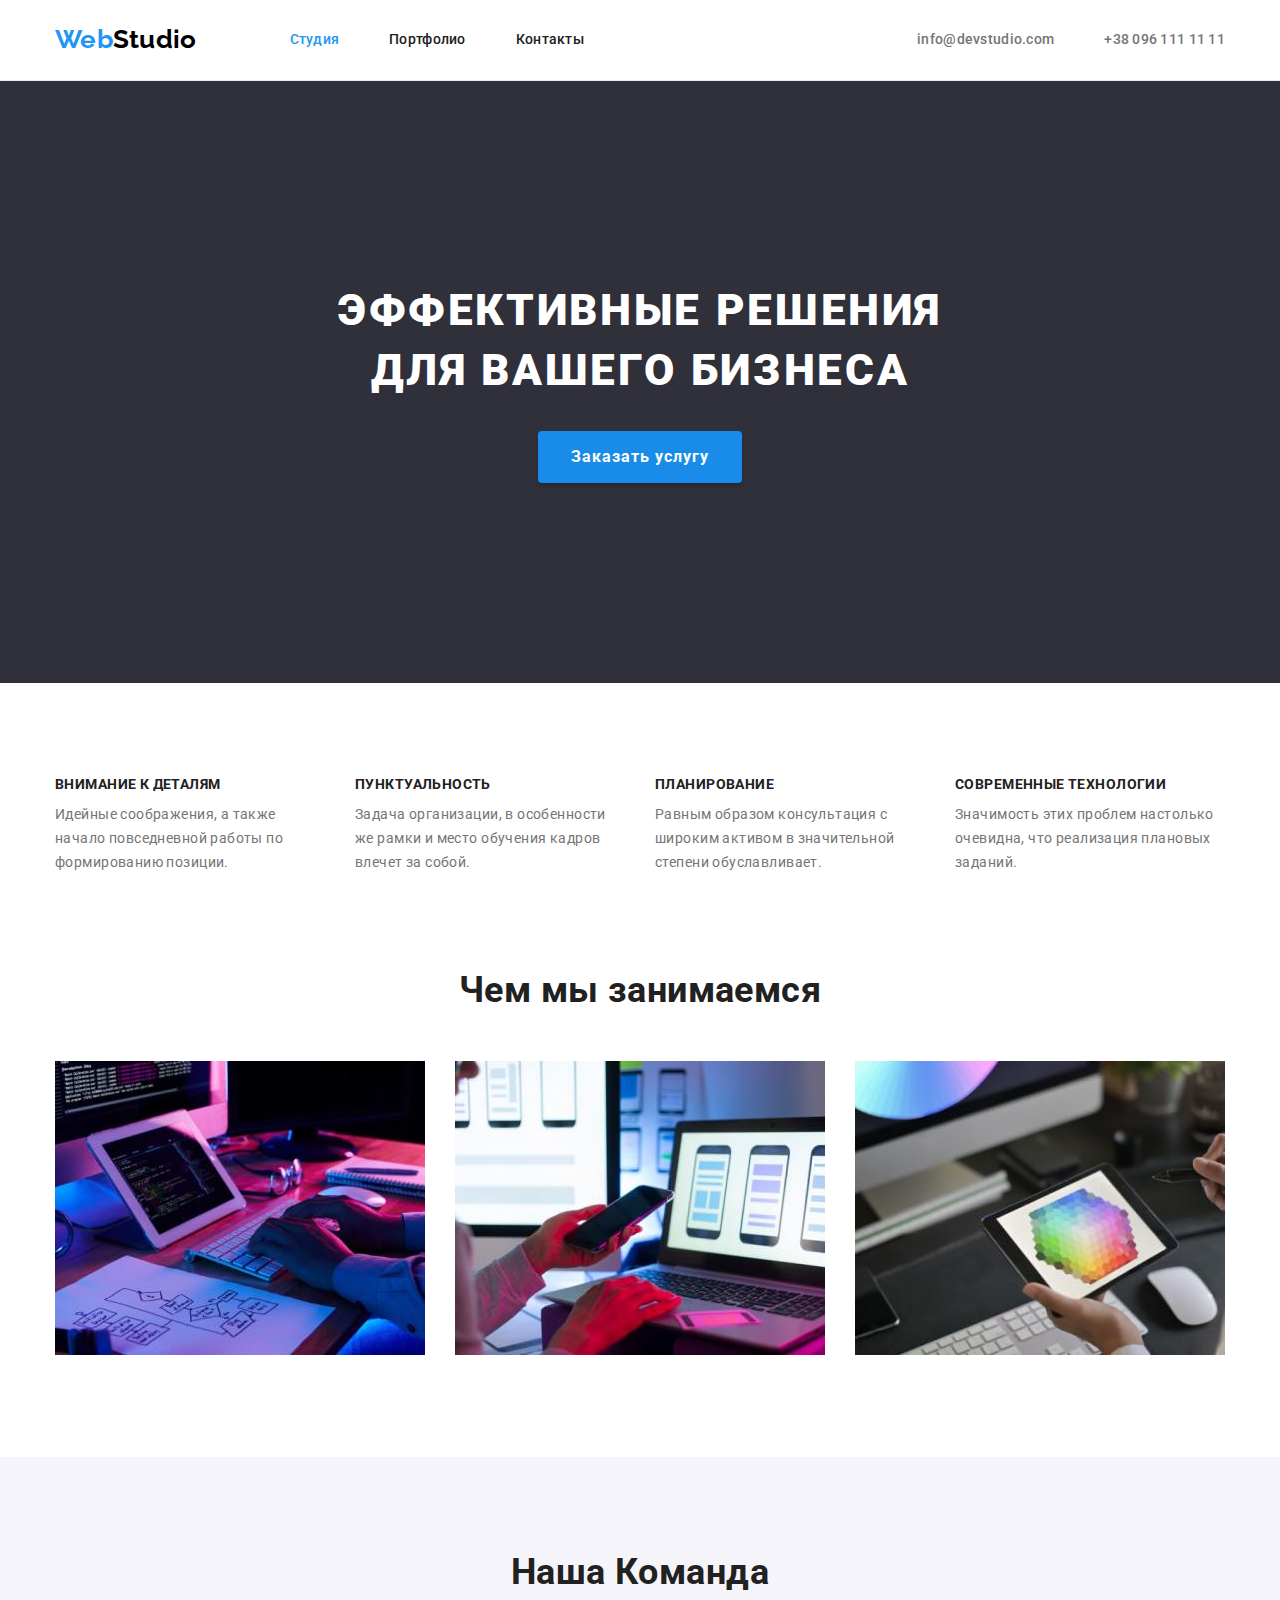
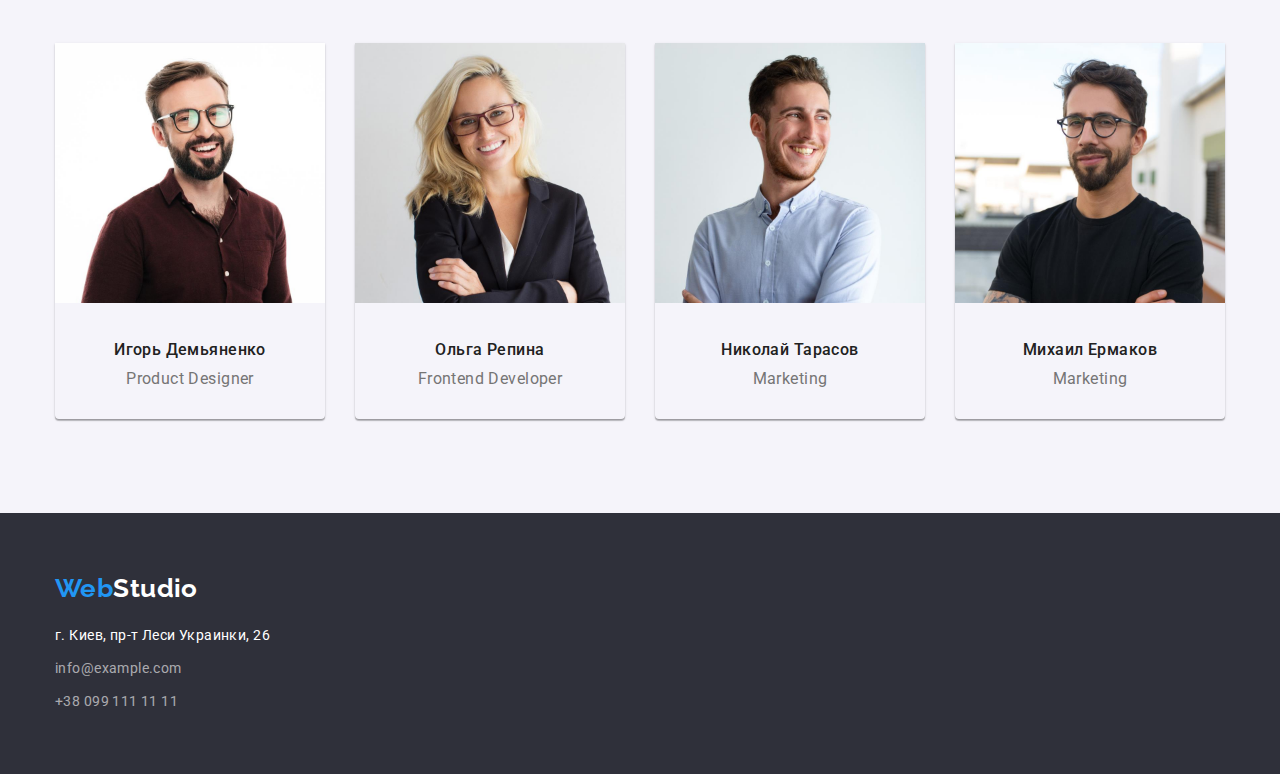
<file: index.html>
<!DOCTYPE html>
<html lang="ru">

<head>
    <meta charset="UTF-8">
    <meta http-equiv="X-UA-Compatible" content="IE=edge">
    <meta name="viewport" content="width=device-width, initial-scale=1.0">
    <title>Webstudio</title>
    <link rel="preconnect" href="https://fonts.googleapis.com">
    <link rel="preconnect" href="https://fonts.gstatic.com" crossorigin>
    <link href="https://fonts.googleapis.com/css2?family=Raleway:wght@700&family=Roboto:wght@400;500;700;900&display=swap" rel="stylesheet">
    <link rel="stylesheet" href="https://cdnjs.cloudflare.com/ajax/libs/modern-normalize/1.1.0/modern-normalize.min.css">
    <link rel="stylesheet" href="./css/styles.css">
</head>

<body>
    <!-- Шапка сайту -->
    <header class="navigation">
        <div class="container main-nav"> 
            <a class="logo link" href="./index.html"><span class="logoheader">Web</span>Studio</a>
            <!-- Навігація по сайту -->
            <nav class="nav">
                <ul class="site-nav list">

                    <li class="nav-item">
                        <a href="./index.html" class="link current">Студия</a>
                    </li>

                    <li class="nav-item"> 
                        <a href="./portfolio.html" class="link">Портфолио</a>
                    </li>

                    <li class="nav-item"> 
                        <a href="" class="link">Контакты</a>
                    </li>
                </ul>
                
            </nav>
            <!-- Список контактів -->
            <ul class="contacts-nav list">

                <li class="contacts-item">
                    <a href="mailto:info@devstudio.com" class="header-contacts link">info@devstudio.com</a> 
                </li>

                <li class="contacts-item"> 
                    <a href="phone:+380961111111" class="header-contacts link">+38 096 111 11 11</a> 
                </li>

            </ul> 
        </div> 
    </header>

    <main>
        <!-- Герой (головна секція) -->
        <section class="hero">
            <h1 class="hero-title">Эффективные решения для вашего бизнеса</h1>
            <button type="button" class="hero-button">Заказать услугу </button>
        </section>

        <!-- Секція списку переваг -->
    
        <section class="section">
            <div class="container">
                <h2 class="visually-hidden">Наши преимущества</h2>
                <ul class="features-list list">

                    <li class="features-item">
                        <h3 class="features-title">Внимание к деталям</h3>
                        <p class="features-text">Идейные соображения, а также начало повседневной работы по формированию позиции.</p>
                    </li>

                    <li class="features-item">
                        <h3 class="features-title">Пунктуальность</h3>
                        <p class="features-text">Задача организации, в особенности же рамки и место обучения кадров влечет за собой.</p>
                    </li>
                
                    <li class="features-item">
                        <h3 class="features-title">Планирование</h3>
                        <p class="features-text">Равным образом консультация с широким активом в значительной степени обуславливает.</p>
                    </li>

                    <li class="features-item">
                        <h3 class="features-title">Современные технологии</h3>
                        <p class="features-text">Значимость этих проблем настолько очевидна, что реализация плановых заданий.</p>
                    </li>

                </ul>
            </div>
        </section>

        <!-- Секція видів послуг -->
        <section class="section product">
            <div class="container">
                <h2 class="our-product-title">Чем мы занимаемся</h2>
                <ul class="our-product list">
                    <li>
                        <img src="./images/personal-computer.jpg" alt="PC developing" width="370" height="294">
                    </li>

                    <li>
                        <img src="./images/smartphone.jpg" alt="Mobile developing" width="370" height="294">
                    </li>

                    <li>
                        <img src="./images/tablet.jpg" alt="Tab developing" width="370" height="294">
                    </li>
                </ul>
            </div>
        </section>

            <!-- Секція персоналу "Команда"-->
            <section class="team-section section">
                <div class="container">
                    <h2 class="our-team">Наша Команда</h2>
                    <ul class="team-list list">

                        <li class="team-item">
                            <img src="./images/product-designer.jpg" alt="Продакт дизайнер" width="270" height="260">
                            <div class="team-content">
                                <h3 class="team-title">Игорь Демьяненко</h3>
                                <p class="team-profession">Product Designer</p>
                            </div>
                        </li>
    
                        <li class="team-item">
                            <img src="./images/frontend-developer.jpg" alt="Верстальщик" width="270" height="260">
                            <div class="team-content">
                                <h3 class="team-title">Ольга Репина</h3>
                                <p class="team-profession">Frontend Developer</p>
                            </div>
                        </li>
    
                        <li class="team-item">
                            <img src="./images/marketing.jpg" alt="Маркетолог" width="270" height="260">
                            <div class="team-content">
                                <h3 class="team-title">Николай Тарасов</h3>
                                <p class="team-profession">Marketing</p>
                            </div>
                        </li>

                        <li class="team-item">
                            <img src="./images/ui-designer.jpg" alt="UI Дизайнер" width="270" height="260">
                            <div class="team-content">
                                <h3 class="team-title">Михаил Ермаков</h3>
                                <p class="team-profession">Marketing</p>
                            </div>
                        </li>

                    </ul>
                </div>
            </section>
    </main>

    <!-- Футер -->
    <footer class="footer-page section">
        <div class="container">
            <a class="logo-footer link" href="./index.html"> <span class="logoheader">Web</span>Studio</a>
        
            <address class="footer-address-list">
                <p class="footer-address">г. Киев, пр-т Леси Украинки, 26</p>
                <ul class="contacts list">

                    <li class="footer-item"> 
                        <a href="mailto:info@example.com" class="footer-contacts link">info@example.com</a> 
                    </li>

                    <li class="footer-item"> 
                        <a href="phone:+380991111111" class="footer-contacts link">+38 099 111 11 11</a> 
                    </li>

                </ul>
            </address>
        </div>
    </footer>
</body>

</html>
</file>
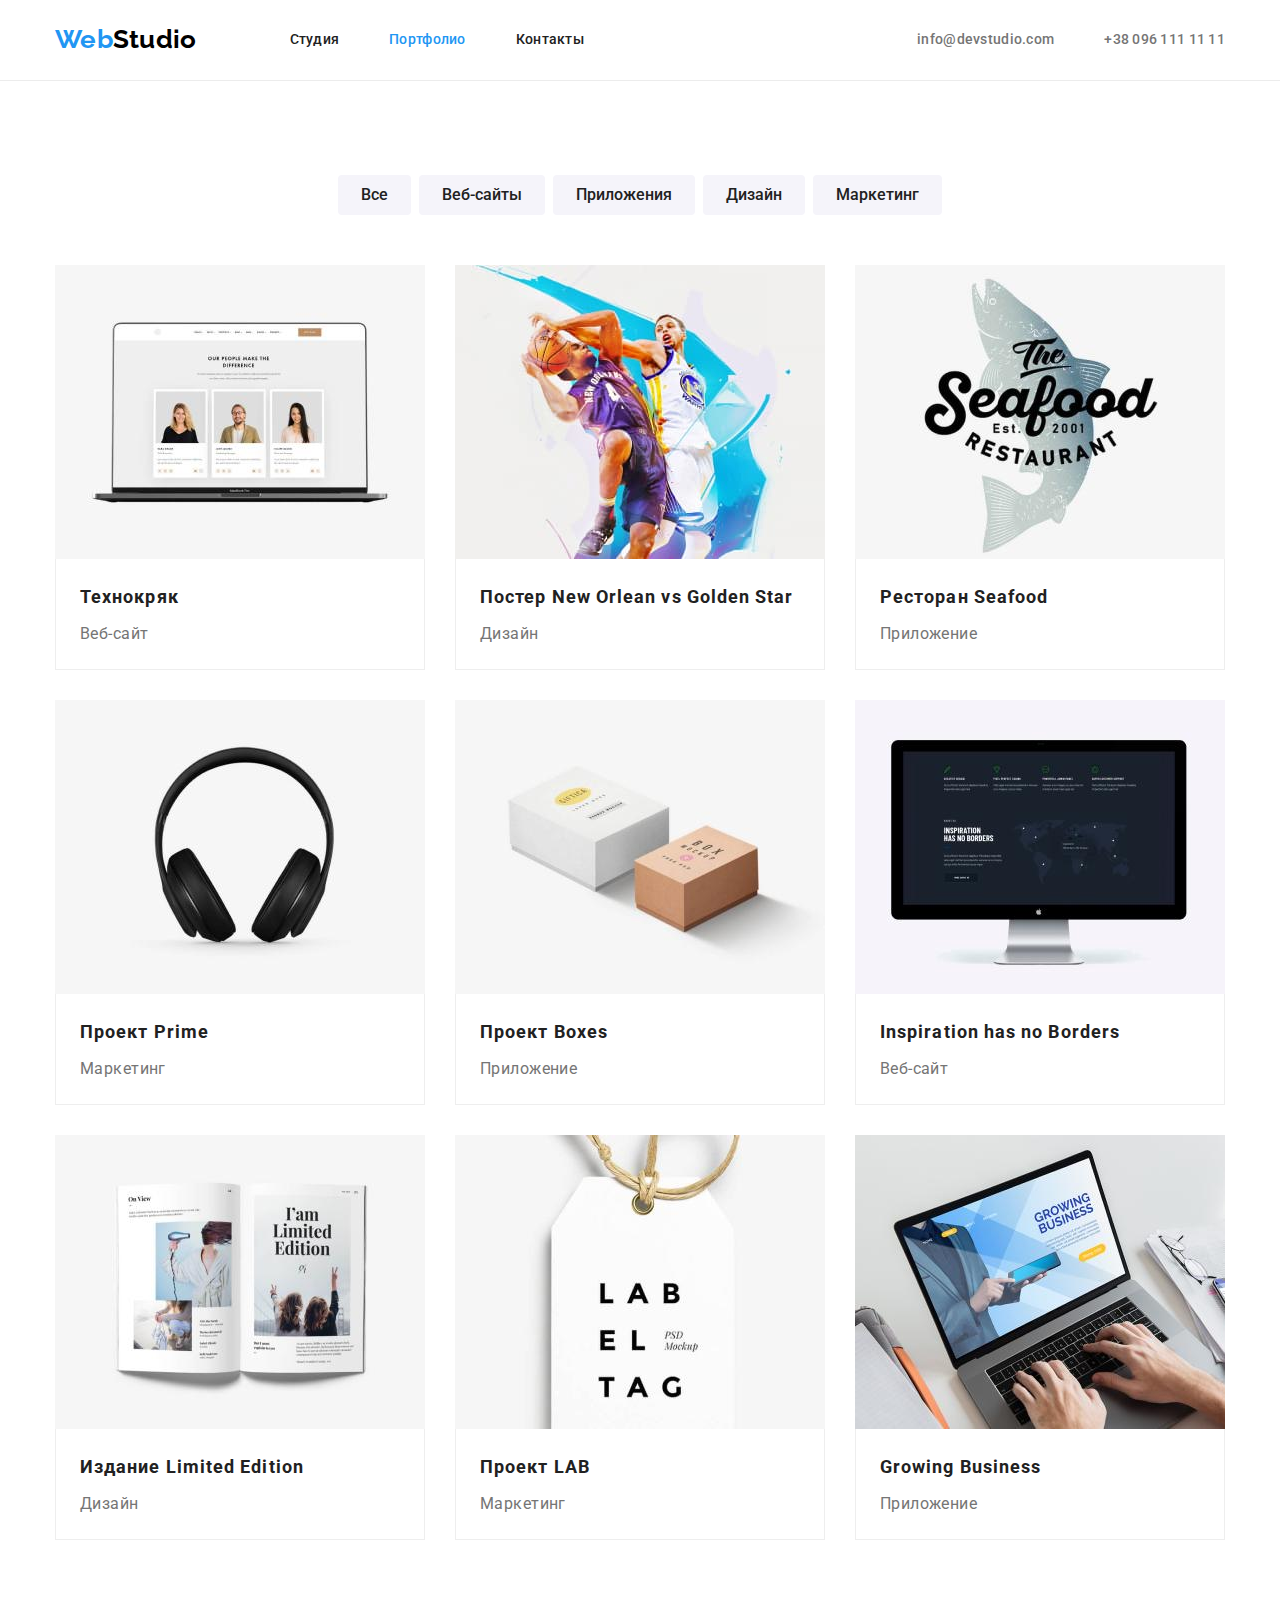
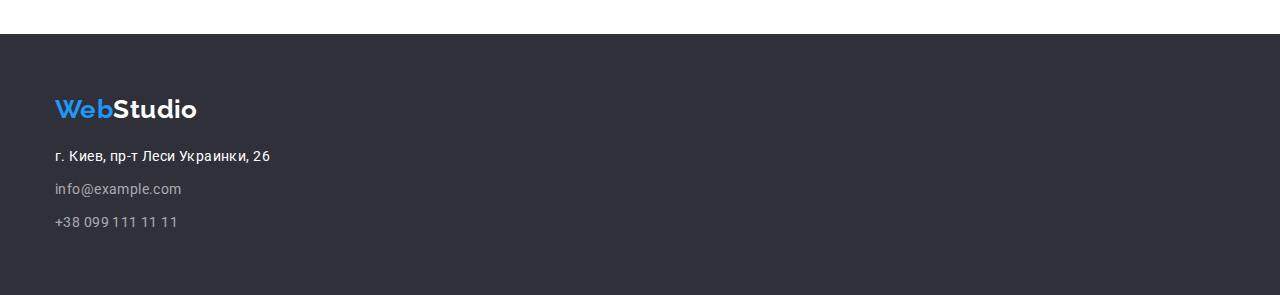
<file: portfolio.html>
<!DOCTYPE html>
<html lang="ru">

<head>
    <meta charset="UTF-8">
    <meta http-equiv="X-UA-Compatible" content="IE=edge">
    <meta name="viewport" content="width=device-width, initial-scale=1.0">
    <title>portfolio</title>
    <link rel="preconnect" href="https://fonts.googleapis.com">
    <link rel="preconnect" href="https://fonts.gstatic.com" crossorigin>
    <link href="https://fonts.googleapis.com/css2?family=Raleway:wght@700&family=Roboto:wght@400;500;700;900&display=swap" rel="stylesheet">
    <link rel="stylesheet" href="https://cdnjs.cloudflare.com/ajax/libs/modern-normalize/1.1.0/modern-normalize.min.css">
    <link rel="stylesheet" href="./css/styles.css">
</head>
<body class="page">  

<!-- Шапка сайту -->
<header class="navigation">
    <div class="container main-nav"> 
        <a class="logo link" href="./index.html"><span class="logoheader">Web</span>Studio</a>
        <!-- Навігація по сайту -->
        <nav class="nav">
            <ul class="site-nav list">

                <li class="nav-item">
                    <a href="./index.html" class="link">Студия</a>
                </li>

                <li class="nav-item"> 
                    <a href="./portfolio.html" class="link current">Портфолио</a>
                </li>

                <li class="nav-item"> 
                    <a href="" class="link">Контакты</a>
                </li>
            </ul>
            
        </nav>
        <!-- Список контактів -->
        <ul class="contacts-nav list">

            <li class="contacts-item">
                <a href="mailto:info@devstudio.com" class="header-contacts link">info@devstudio.com</a> 
            </li>

            <li class="contacts-item"> 
                <a href="phone:+380961111111" class="header-contacts link">+38 096 111 11 11</a> 
            </li>

        </ul> 
    </div> 
</header>

<main>
            
    <!-- Cекція портфоліо -->
   <section class="section">
       <div class="container">
        <h1 class="visually-hidden">Портфолио</h1>
         
        <!-- Список кнопок-фільтрів -->
        <ul class="portfolio-filters list">
            <li class="filter-item">
                <button type="button" class="btn">Все</button>
            </li>

            <li class="filter-item">
                <button type="button" class="btn">Веб-сайты</button>
            </li>

            <li class="filter-item">
                <button type="button" class="btn">Приложения</button>
            </li>

            <li class="filter-item">
                <button type="button" class="btn">Дизайн</button>
            </li>

            <li class="filter-item">
                <button type="button" class="btn">Маркетинг</button>
            </li>    
        </ul>
        
        <!-- Продукти портфоліо -->
            <ul class="portfolio list">
                
                    <li class="portfolio-item">
                        <a href="#" class="link">
                            <img class="img" src="./images/technocrack.jpg" alt="Сайт Технокряк" width="370" height="294">
                            <div class="portfolio-content">
                                <h2 class="portfolio-title">Технокряк</h2>
                                <p class="portfolio-category">Веб-сайт</p>
                            </div>  
                        </a>
                    </li>

                    <li class="portfolio-item">
                        <a href="#" class="link">
                            <img class="img" src="./images/new-orlean.jpg" alt="Постер 2 баскетболиста" width="370" height="294">
                            <div class="portfolio-content">
                                <h2 class="portfolio-title">Постер New Orlean vs Golden Star</h2>
                                <p class="portfolio-category">Дизайн</p>
                            </div>
                        </a>
                    </li>

                    <li class="portfolio-item">
                        <a href="#" class="link">
                            <img class="img" src="./images/seafood.jpg" alt="Логотип ресторана Seafood" width="370" height="294">
                            <div class="portfolio-content">
                                <h2 class="portfolio-title">Ресторан Seafood</h2>
                                <p class="portfolio-category">Приложение</p>
                            </div>
                        </a>
                    </li>

                    <li class="portfolio-item">
                        <a href="#" class="link">
                            <img class="img" src="./images/prime.jpg" alt="Картинка проекта Prime" width="370" height="294">
                            <div class="portfolio-content">
                                <h2 class="portfolio-title">Проект Prime</h2>
                                <p class="portfolio-category">Маркетинг</p>
                            </div>
                        </a>
                    </li>

                    <li class="portfolio-item">
                        <a href="#" class="link">
                            <img class="img" src="./images/boxes.jpg" alt="Картинка проекта Boxes" width="370" height="294">
                            <div class="portfolio-content">
                                <h2 class="portfolio-title">Проект Boxes</h2>
                                <p class="portfolio-category">Приложение</p>
                            </div>
                        </a>
                    </li>

                    <li class="portfolio-item">
                        <a href="#" class="link">
                            <img class="img" src="./images/inspiration.jpg" alt="Сайт Inspiration" width="370" height="294">
                            <div class="portfolio-content">
                                <h2 class="portfolio-title">Inspiration has no Borders</h2>
                                <p class="portfolio-category">Веб-сайт</p>
                            </div>
                        </a>
                    </li>

                    <li class="portfolio-item">
                        <a href="#" class="link">
                            <img class="img" src="./images/limited-edition.jpg" alt="Постер издания Limited Edition" width="370" height="294">
                            <div class="portfolio-content">
                                <h2 class="portfolio-title">Издание Limited Edition</h2>
                                <p class="portfolio-category">Дизайн</p>
                            </div>
                        </a>
                    </li>

                    <li class="portfolio-item">
                        <a href="#" class="link">
                            <img class="img" src="./images/lab.jpg" alt="Постер проекта LAB" width="370" height="294">
                            <div class="portfolio-content">
                                <h2 class="portfolio-title">Проект LAB</h2>
                                <p class="portfolio-category">Маркетинг</p>
                            </div>
                        </a>
                    </li>

                    <li class="portfolio-item">
                        <a href="#" class="link">
                            <img class="img" src="./images/growing-business.jpg" alt="Логотип приложения Growing Business" width="370" height="294">
                            <div class="portfolio-content">
                                <h2 class="portfolio-title">Growing Business</h2>
                                <p class="portfolio-category">Приложение</p>
                            </div>
                        </a>
                    </li>
            </ul>
        </div>
   </section>
</main>

    <!-- Футер -->
    <footer class="footer-page section">
        <div class="container">
            <a class="logo-footer link" href="./index.html"> <span class="logoheader">Web</span>Studio</a>
        
            <address class="footer-address-list">
                <p class="footer-address">г. Киев, пр-т Леси Украинки, 26</p>
                <ul class="contacts list">

                    <li class="footer-item"> 
                        <a href="mailto:info@example.com" class="footer-contacts link">info@example.com</a> 
                    </li>

                    <li class="footer-item"> 
                        <a href="phone:+380991111111" class="footer-contacts link">+38 099 111 11 11</a> 
                    </li>

                </ul>
            </address>
        </div>
    </footer>
</body>
</html>
</file>
<file: css/styles.css>
:root {
--primary-text-color:    #212121;
--secondary-text-color:  #757575;
--accent-color:          #2196F3;

--primary-background-color:     #FFFFFF;
--secondary-background-color:   #2F303A;
--accent-background-color:      #F5F4FA;

--white-color:          #FFFFFF;
--mainbutton-bcg-color: #188CE8;
--button-bcg-color:     #F5F4FA;
--item-gap: 30px;

}

/* Загальні стилі */
body {
    background-color: var(--primary-background-color);
    color: var(--primary-text-color);
    font-family: 'Roboto', sans-serif;
    font-size: 14px;
    line-height: 1.87;
    letter-spacing: 0.03em;
}

.list {
    list-style: none;
    padding:0;
    margin:0;
}

.link {color: var(--primary-text-color);}
.link {text-decoration: none;}

.container {
    width: 1200px;
    padding-left: 15px;
    padding-right: 15px;
    margin: 0 auto;
    
    /* outline: 1px solid red; */
}



h1,
h2,
h3,
p {
    margin: 0;
    margin: 0;
}

.visually-hidden {
    position: absolute;
    clip: rect(0 0 0 0);
    width: 1px;
    height: 1px;
    margin: -1px;
}

.section {
    padding-top: 94px;
    padding-bottom: 94px;  
}

.img {
    display: block;
    width: 100%;
   height: auto;
} 

/* Шапка сайту */

.logo, .logo-footer {
    font-family: Raleway, sans-serif;
    font-size: 26px;
    font-weight: 700;
    line-height: 1.2;

    color: #000000;
}

.logo {
    margin-right: 93px;
}

.logo:focus,
.logo:hover
{color:var(--accent-color)}
.logoheader {color: var(--accent-color);}
.header-contacts {color: var(--secondary-text-color)}


/* Панель навігації */

.navigation .container {
    padding-top: 24px;
    padding-bottom: 25px;
    
}

.navigation {
    font-weight: 500;
    font-size: 14px;
    line-height: 1.14;
    letter-spacing: 0.02em;

    border-bottom: 1px solid #ECECEC;
}

.current {color: var(--accent-color)}
.site-nav .link:hover, 
.site-nav .link:focus {color: var(--accent-color)}
.contacts-nav .link:hover,
.contacts-nav .link:focus {color: var(--accent-color)}

.main-nav,
.nav, 
.site-nav, 
.contacts-nav {
    display: flex;
    align-items: center; 
}


.site-nav > .nav-item:not(:last-child),
.contacts-nav > .contacts-item:not(:last-child) {
  margin-right: 50px;
}

.contacts-nav {
    margin-left: auto;
  }

/* ------Стилі для index.html------- */


/* Секція Герой */

.hero {
    background-color: var(--secondary-background-color);
    color: var(--white-color);
    text-align: center;

    max-width: 1600px;
    margin-left: auto;
    margin-right: auto;
    padding-top: 200px;
    padding-bottom: 200px;
}

.hero-title{
    font-weight: 900;
    font-size: 44px;
    line-height: 1.36;
    letter-spacing: 0.06em;
    text-transform: uppercase;
    
    width: 696px;
    margin-bottom: 30px;
    margin-left: auto;
    margin-right: auto;
    
    /* outline: 2px solid skyblue; */
}

.hero-button {

    display: flex;
    align-items: center;
    
    border-radius: 4px;
    padding: 10px 32px;
    min-width: 200px;
    margin: 0 auto;
    cursor: pointer;
    text-align: center;
    border: 1px solid transparent;

    font-family:inherit;
    font-weight: 700;
    font-size: 16px;
    line-height: 1.87;
    letter-spacing: 0.06em;

    color: var(--white-color);
    background-color: var(--mainbutton-bcg-color);
    box-shadow: 0px 4px 4px rgba(0, 0, 0, 0.15);
}

/* <!-- Секція видів послуг  --> */

.section.product{
    padding-top: 0;
}

/* Пакетна активація флексу */
.features-list, .our-product, .team-list {
    display: flex;
}



/* Пакетно додав марджин */
.features-item:not(:last-child),
.our-product li:not(:last-child),
.team-item:not(:last-child){
    margin-right: 30px;  
}


/*  <!-- Секція списку переваг -->*/

.features-title{
    font-weight: 700;
    font-size: 14px;
    line-height: 1.14;
 
    color: var(--primary-text-color);
    text-transform: uppercase;
    margin-top: 0;
    margin-bottom: 10px;
}

.features-text, .footer-page { 
    font-size: 14px;
    line-height: 1.71;

    margin-top: 0;
    margin-bottom: 0;
  
    color: var(--secondary-text-color);
}

.features-list > .features-item {
    flex-basis: 270px;
}


/* Спільні стилі заголовків */
.our-product-title, .our-team {
    font-weight: 700;
    font-size: 36px;
    line-height: 1.17;
    text-align: center;

    color: var(--primary-text-color);

    margin-top: 0;
    margin-bottom: 50px;
}

/* Секція персоналу "Команда" */

.team-section {
    background-color: var(--accent-background-color);
}

.team-title{
    font-weight: 500;
    font-size: 16px;
    line-height: 1.18;

    color: var(--primary-text-color);
    margin-bottom: 10px;
}

.team-profession{
    font-size: 16px;
    line-height: 1.18;

    color: var(--secondary-text-color);
}

.team-item {  
    text-align: center;
    box-shadow: 0px 1px 3px rgba(0, 0, 0, 0.12), 0px 1px 1px rgba(0, 0, 0, 0.14),
    0px 2px 1px rgba(0, 0, 0, 0.2);
    border-radius: 0px 0px 4px 4px;
}


.team-content {
    padding-top: 30px;
     padding-bottom: 30px;
}



/* ------Стилі для portfolio.html------- */


/* Кнопки-фільтри портфоліо */
.btn {
    display: inline-block;
    border-radius: 4px;
    padding: 6px 22px;
    text-align: center;
    border: 1px solid transparent;

    font-family:inherit;
    font-weight: 500;
    font-size: 16px;
    line-height: 1.62;

    color: var(--primary-text-color);
    background-color: var(--button-bcg-color);
    cursor: pointer;
}

.btn:hover,
.btn:focus{
    color: var(--white-color);
    background-color: var(--accent-color);
}


.portfolio-filters {
    display: flex;
    justify-content: center;
    margin-bottom: 50px;
}

.filter-item:not(:last-child) {
    margin-right: 8px;
}

/* Портфоліо */

.portfolio-title {
    font-weight: 700;
    font-size: 18px;
    line-height: 2;
    letter-spacing: 0.06em; 
    color: var(--primary-text-color);
    margin-bottom: 4px;
}

.portfolio-category {
    font-size: 16px;
    line-height: 1.87;
 
    color: var(--secondary-text-color);
}


.portfolio {
    display: flex;
    flex-wrap: wrap;  
}

.portfolio-content {
    padding: 20px 24px;
    background-color: var(--white-color);
    border: 1px solid #EEEEEE;
    border-top: transparent;
}


.portfolio-item {
    flex-basis: calc((100% - 60px) / 3);
    margin-right: 30px;
    margin-bottom: 30px;

    /* outline: 1px solid magenta; */
}

.portfolio-item:nth-child(3n) {
    margin-right: 0px;
}

.portfolio-item:nth-last-child(-n + 3) {
    margin-bottom: 0px;
}
 
  

/* Футер */

.footer-page {
    background-color: var(--secondary-background-color);

    padding-top:    60px;
    padding-bottom: 60px;
}

.logo-footer.link:hover,
.logo-footer.link:focus {
    color: var(--accent-color);
}

.contacts .link:hover,
.contacts .link:focus {
    color: var(--accent-color)
}

.footer-address-list {
    font-style: normal;
}

.logo-footer, .footer-address {
    color: var(--white-color);
}

.footer-contacts {
    color: rgba(255, 255, 255, 0.6)
}

.footer-page .logo-footer {
    display: inline-block;
    margin-bottom: 20px;
}

.footer-address,
.contacts > .footer-item:not(:last-child){
    display: inline-block;
    margin-bottom: 9px;
}
</file>
